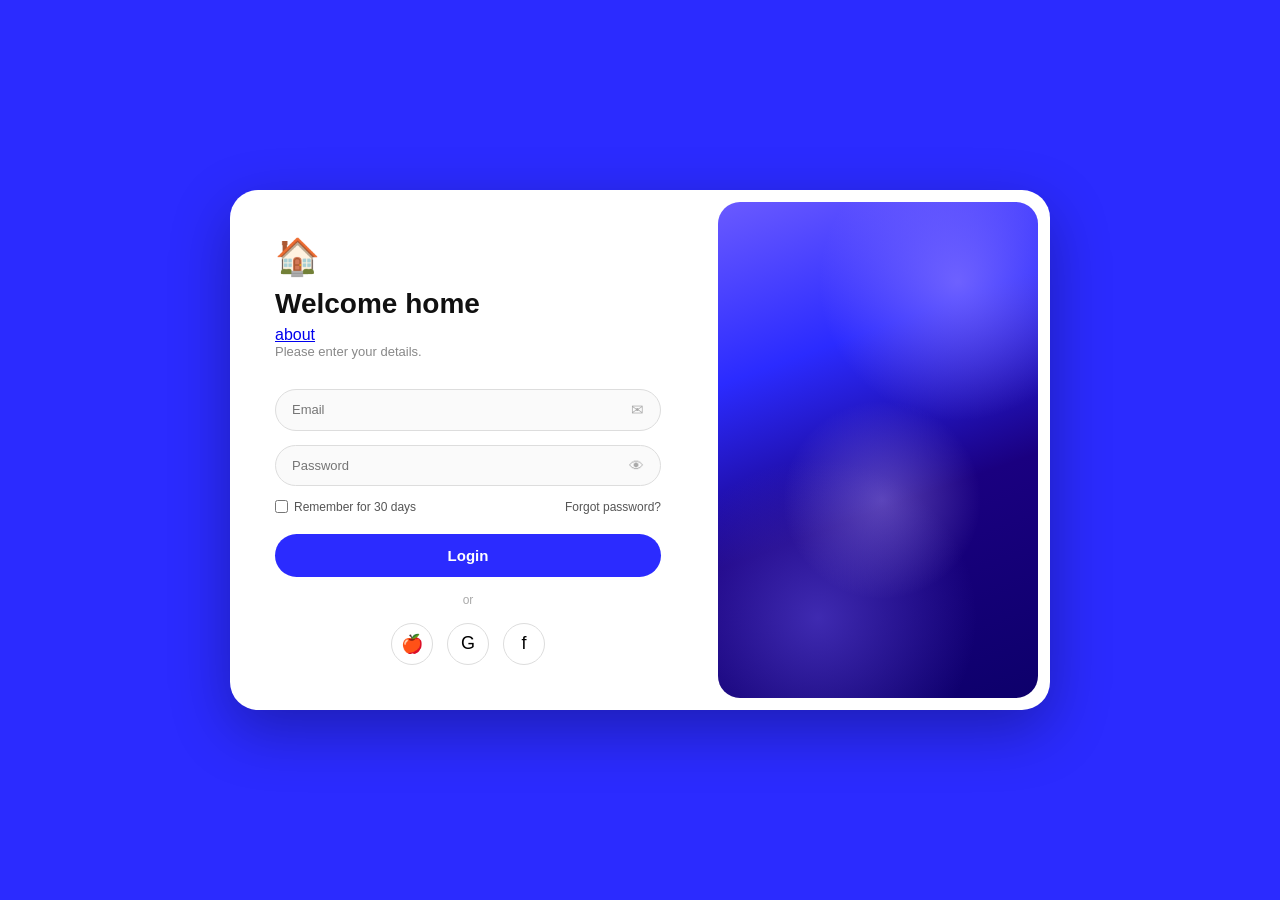
<file: index.html>
<!DOCTYPE html>
<html lang="en">
<head>
  <meta charset="UTF-8">
  <meta name="viewport" content="width=device-width, initial-scale=1.0">
  <title>Welcome Home</title>
  <style>
    * {
      margin: 0;
      padding: 0;
      box-sizing: border-box;
      font-family: 'Segoe UI', sans-serif;
    }

    body {
      background-color: #2b2bff;
      display: flex;
      justify-content: center;
      align-items: center;
      min-height: 100vh;
    }

    .card {
      display: flex;
      width: 820px;
      height: 520px;
      background: #fff;
      border-radius: 28px;
      overflow: hidden;
      box-shadow: 0 20px 60px rgba(0,0,0,0.3);
    }

    .left {
      flex: 1;
      display: flex;
      flex-direction: column;
      justify-content: center;
      padding: 50px 45px;
    }

    .left .icon {
      font-size: 36px;
      margin-bottom: 10px;
    }

    .left h1 {
      font-size: 28px;
      font-weight: 700;
      color: #111;
      margin-bottom: 6px;
    }

    .left p {
      font-size: 13px;
      color: #888;
      margin-bottom: 30px;
    }

    .input-box {
      display: flex;
      align-items: center;
      border: 1px solid #ddd;
      border-radius: 30px;
      padding: 11px 16px;
      margin-bottom: 14px;
      background: #fafafa;
    }

    .input-box input {
      border: none;
      outline: none;
      background: transparent;
      flex: 1;
      font-size: 13px;
      color: #333;
    }

    .input-box span {
      font-size: 15px;
      color: #aaa;
    }

    .row {
      display: flex;
      justify-content: space-between;
      align-items: center;
      margin-bottom: 20px;
    }

    .row label {
      display: flex;
      align-items: center;
      gap: 6px;
      font-size: 12px;
      color: #555;
    }

    .row a {
      font-size: 12px;
      color: #555;
      text-decoration: none;
    }

    .btn-login {
      width: 100%;
      padding: 13px;
      background: #2b2bff;
      color: #fff;
      border: none;
      border-radius: 30px;
      font-size: 15px;
      font-weight: 600;
      cursor: pointer;
    }

    .btn-login:hover {
      background: #1a1ae0;
    }

    .divider {
      text-align: center;
      font-size: 12px;
      color: #aaa;
      margin: 16px 0;
    }

    .socials {
      display: flex;
      justify-content: center;
      gap: 14px;
    }

    .social-btn {
      width: 42px;
      height: 42px;
      border: 1px solid #ddd;
      border-radius: 50%;
      display: flex;
      align-items: center;
      justify-content: center;
      cursor: pointer;
      background: #fff;
      font-size: 18px;
    }

    .social-btn:hover {
      background: #f0f0f0;
    }

    .right {
      width: 320px;
      border-radius: 22px;
      margin: 12px;
      background: linear-gradient(160deg, #6a5aff 0%, #2b2bff 30%, #1a0080 60%, #0d006b 100%);
      position: relative;
      overflow: hidden;
    }

    .blob1 {
      position: absolute;
      width: 280px;
      height: 280px;
      background: radial-gradient(circle, rgba(150,130,255,0.6) 0%, transparent 70%);
      top: -60px;
      right: -60px;
      border-radius: 50%;
    }

    .blob2 {
      position: absolute;
      width: 320px;
      height: 320px;
      background: radial-gradient(circle, rgba(80,60,200,0.7) 0%, transparent 70%);
      bottom: -80px;
      left: -60px;
      border-radius: 50%;
    }

    .blob3 {
      position: absolute;
      width: 200px;
      height: 200px;
      background: radial-gradient(circle, rgba(180,160,255,0.4) 0%, transparent 70%);
      top: 40%;
      left: 20%;
      border-radius: 50%;
    }
  </style>
</head>
<body>

  <div class="card">
    <div class="left">
      <div class="icon">🏠</div>
      <h1>Welcome home</h1>
      <a href="about.html">about</a>
      <p>Please enter your details.</p>

      <div class="input-box">
        <input type="email" placeholder="Email">
        <span>✉</span>
      </div>

      <div class="input-box">
        <input type="password" placeholder="Password">
        <span>👁</span>
      </div>

      <div class="row">
        <label>
          <input type="checkbox"> Remember for 30 days
        </label>
        <a href="#">Forgot password?</a>
      </div>

      <button class="btn-login">Login</button>

      <div class="divider">or</div>

      <div class="socials">
        <div class="social-btn">🍎</div>
        <div class="social-btn">G</div>
        <div class="social-btn">f</div>
      </div>
    </div>

    <div class="right">
      <div class="blob1"></div>
      <div class="blob2"></div>
      <div class="blob3"></div>
    </div>
  </div>

</body>
</html>
</file>
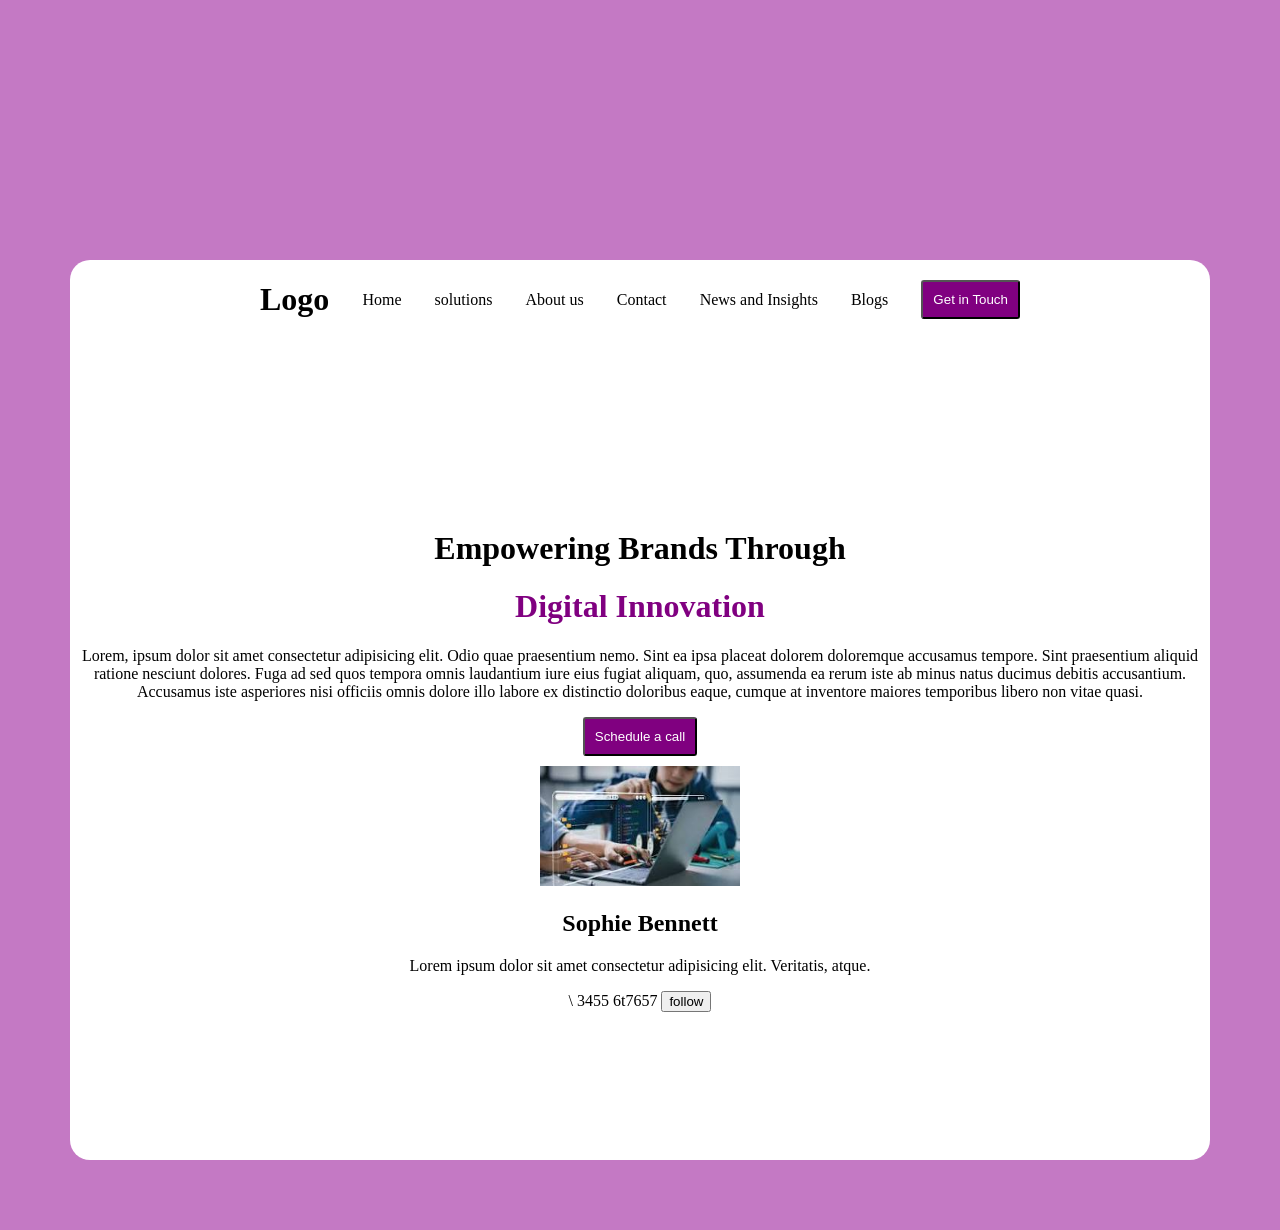
<file: exercise.html>
<!DOCTYPE html>
<html lang="en">
<head>
    <meta charset="UTF-8">
    <meta name="viewport" content="width=device-width, initial-scale=1.0">
    <title>Document</title>
    <link rel="stylesheet" href="exercise.css">
</head>
<body>
    <div class="maindiv">
        <div id="navbar">
            <div>
             <h1>Logo</h1>
            </div>
            <div>
                <p>Home</p>
            </div>
            <div>
                <p>solutions</p>
            </div>
            <div>
                <p>About us</p>
            </div> 
            <div>
                <p>Contact</p>
            </div> 
            <div>
                <p>News and Insights</p>
            </div> <div>
                <p>Blogs</p>
            </div>  
            <div>
                <button id="getintouchbtn">Get in Touch</button>
            </div>       
        </div>

        <div class="heroText">
            <div>
                <h1 id="empowering">Empowering Brands Through</h1>
                <h1 id="digital">Digital Innovation</h1>
            </div>
        </div>

        <div class="paragraph-ScheduleACall">
            <div id="par"> 
            <p>Lorem, ipsum dolor sit amet consectetur adipisicing elit. Odio quae praesentium nemo. Sint ea ipsa placeat dolorem doloremque accusamus tempore. Sint praesentium aliquid ratione nesciunt dolores. Fuga ad sed quos tempora omnis laudantium iure eius fugiat aliquam, quo, assumenda ea rerum iste ab minus natus ducimus debitis accusantium. Accusamus iste asperiores nisi officiis omnis dolore illo labore ex distinctio doloribus eaque, cumque at inventore maiores temporibus libero non vitae quasi.</p>
            </div>

            <div>
                <button id="Schedulebtn">Schedule a call</button>
            </div>
        </div>

        <div class="pictures">
            <div>
                <div>
                    <img src="picsForday1/download.jpeg" alt="pic">
                </div>

            </div>
            <div>
                <h2>Sophie Bennett</h2>
                <p>Lorem ipsum dolor sit amet consectetur adipisicing elit. Veritatis, atque.</p>
            
            </div>
            <div class="socials">\
                <span>3455</span>
                <span>6t7657</span>
               <button>follow</button> 
            </div>
            <div></div>
        </div>
    </div>    
</body>
</html>
</file>
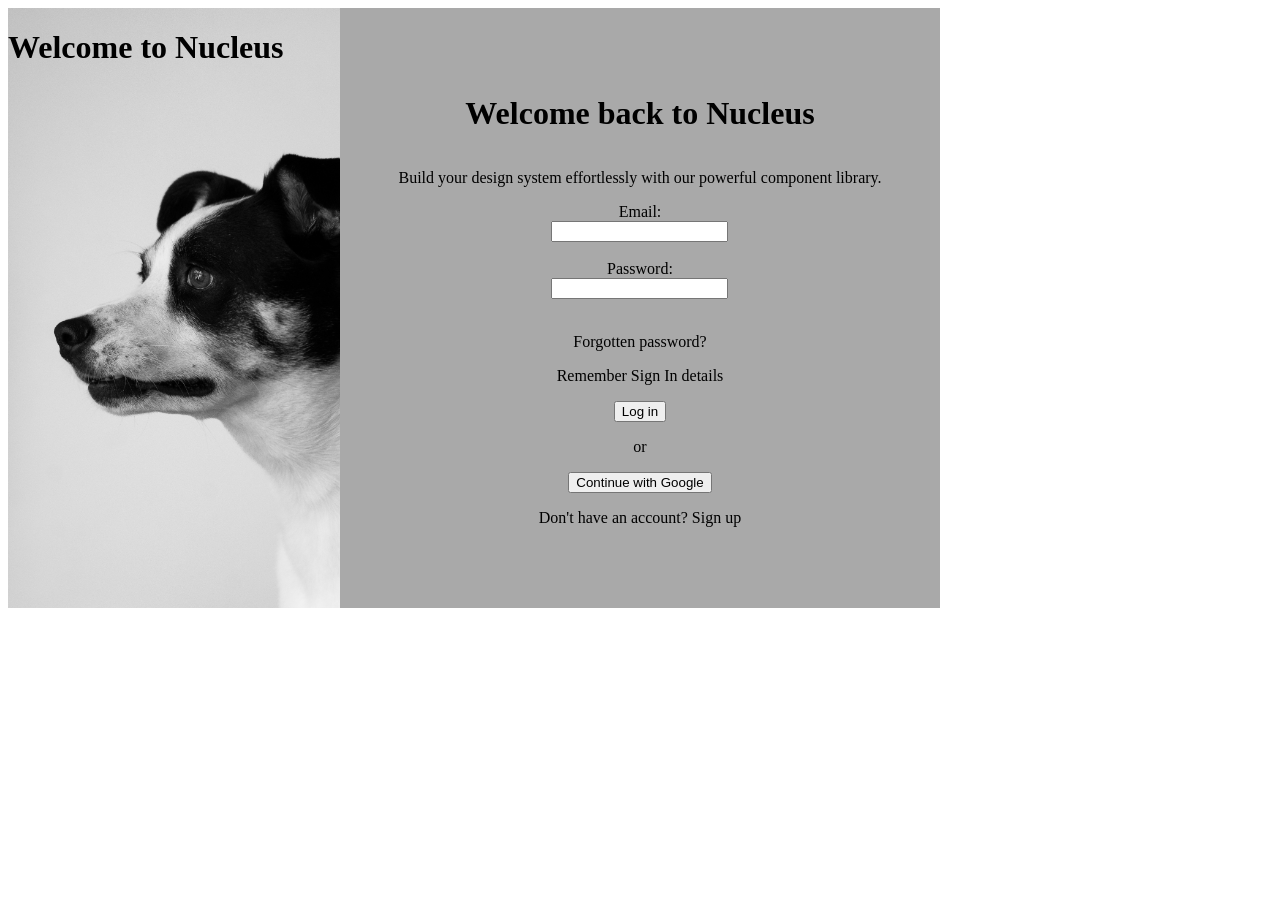
<file: login.html>
<!DOCTYPE html>
<html lang="en">
<head>
    <meta charset="UTF-8">
    <meta name="viewport" content="width=device-width, initial-scale=1.0">
    <title>Login paage</title>
    <link rel="stylesheet" href="css/login.css">
</head>
<body>
    <div class="container">
        <div class="left-side"><h1>Welcome to Nucleus</h1></div>

        <div class="login-header"></div>
        <div class="right-side"><h1>Welcome back to Nucleus</h1>
            <p>Build your design system effortlessly with our powerful component library.</p>

            <div class="login-form">
            <form action="">
                <label for="email">Email: </label><br>
                <input type="text" required><br><br>

                <label for="email">Password: </label><br>
                <input type="password" required><br><br>
                <p>Forgotten password?</p>
                <div>
                <p>Remember Sign In details</p>
                </div>
                <button type="submit">Log in</button>

                <div class="or">
                    <p>or</p>
                    <div class="google">
                        <button>Continue with Google</button>
                    </div>
                    <p>Don't have an account? Sign up</p>
                </div>
        </div>
        
        </div>
        </div>

        
    </div>
</body>
</html>
</file>
<file: exercise.css>
body {
    background-color: rgb(196, 121, 196);
    margin: 60px;
    padding: 10px;
}

.maindiv {
    background-color: white;
    min-height: 100vh;
    min-width: 40%;
    text-align: center;
    border-radius: 20px;
}

#navbar {
    display: flex;
    align-items: center;
    gap: 20px;
    justify-content: space-between;
    margin: 190px;
}

#Schedulebtn {
    color: white;
    background-color: purple;
    padding: 10px 10px;
    border-radius: 3px;
}

#getintouchbtn {
    background-color: purple;
    color: white;
    padding: 10px 10px;
    border-radius: 3px;

}

#digital {
    color: purple;
}

img{
    width: 200px;
    height: 120px;
}

.paragraph-ScheduleACall{
    margin-bottom: 10px;
}

#par{}
</file>
<file: css/login.css>
body{}
.container{
    display: flex;
    height: 100vh;
}

.left-side {
    background-image: url("../picsForday1/matt-richmond-zpH73jIi-1c-unsplash.jpg");
    flex: 0.5;
    background-size: cover;
    background-repeat: no-repeat;
    height: 600px;
    width: 600px;
}

.right-side{
    flex: 0,5;
    height: 600px;
    width: 600px;
    background-color: darkgrey;
    text-align: center;
    display: flex;
    flex-direction: column;
    justify-content: center;
    align-items: center;
}

.login-header{
    display: flex;
    flex-direction: column;
    justify-content: center;
    align-items: center;
    height: 100px;
    text-align: center;
}

.login-form{
    text-align: center;
}
</file>
